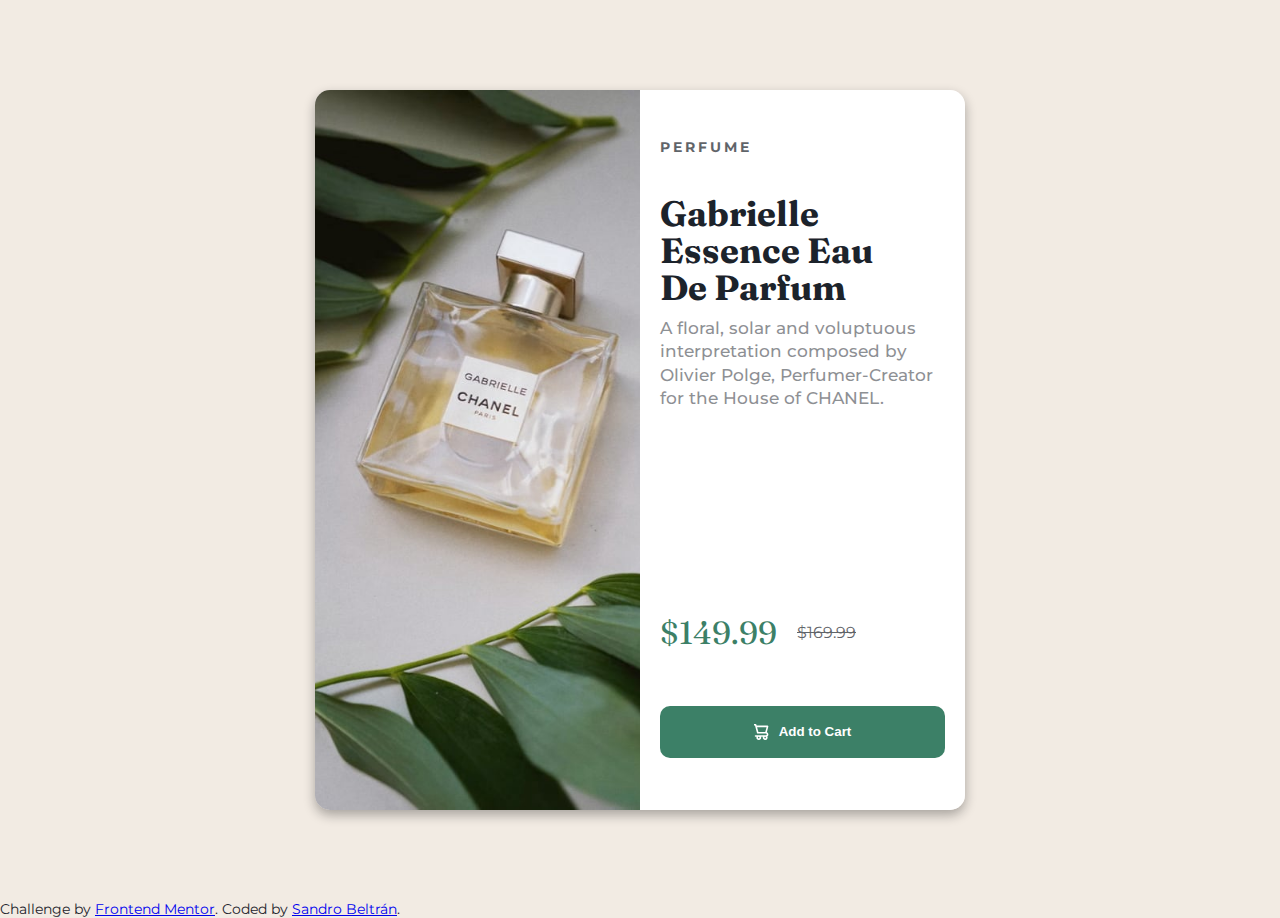
<file: index.html>
<!DOCTYPE html>
<html lang="en">
<head>
  <meta charset="UTF-8">
  <meta name="viewport" content="width=device-width, initial-scale=1.0"> <!-- displays site properly based on user's device -->
  <title>Frontend Mentor | Product preview card component | Sandro Beltrán</title>
  <link rel="icon" type="image/png" sizes="32x32" href="./src/img/favicon-32x32.png">
  <link rel="stylesheet" href="./src/styles/main.css">
</head>
<body>

  <section class="main-section">
    <div class="product-container">
      <div class="product-image"></div>
      <div class="product-info">
        <div class="header">PERFUME</div>
        <div class="main">
          <h4>Gabrielle Essence Eau De Parfum</h4>
          <p>A floral, solar and voluptuous interpretation composed by Olivier Polge, 
            Perfumer-Creator for the House of CHANEL.</p>
        </div>
        <div class="prices">
          <p>$149.99</p>
          <span>$169.99</span>
        </div>
        <div class="add-to-cart-button">
          <button> <img src="./src/img/icon-cart.svg" /> Add to Cart</button>
        </div>
      </div>
    </div>
  </section>
  
  <div class="attribution">
    Challenge by <a href="https://www.frontendmentor.io?ref=challenge" target="_blank">Frontend Mentor</a>. 
    Coded by <a href="#">Sandro Beltrán</a>.
  </div>
</body>
</html>
</file>
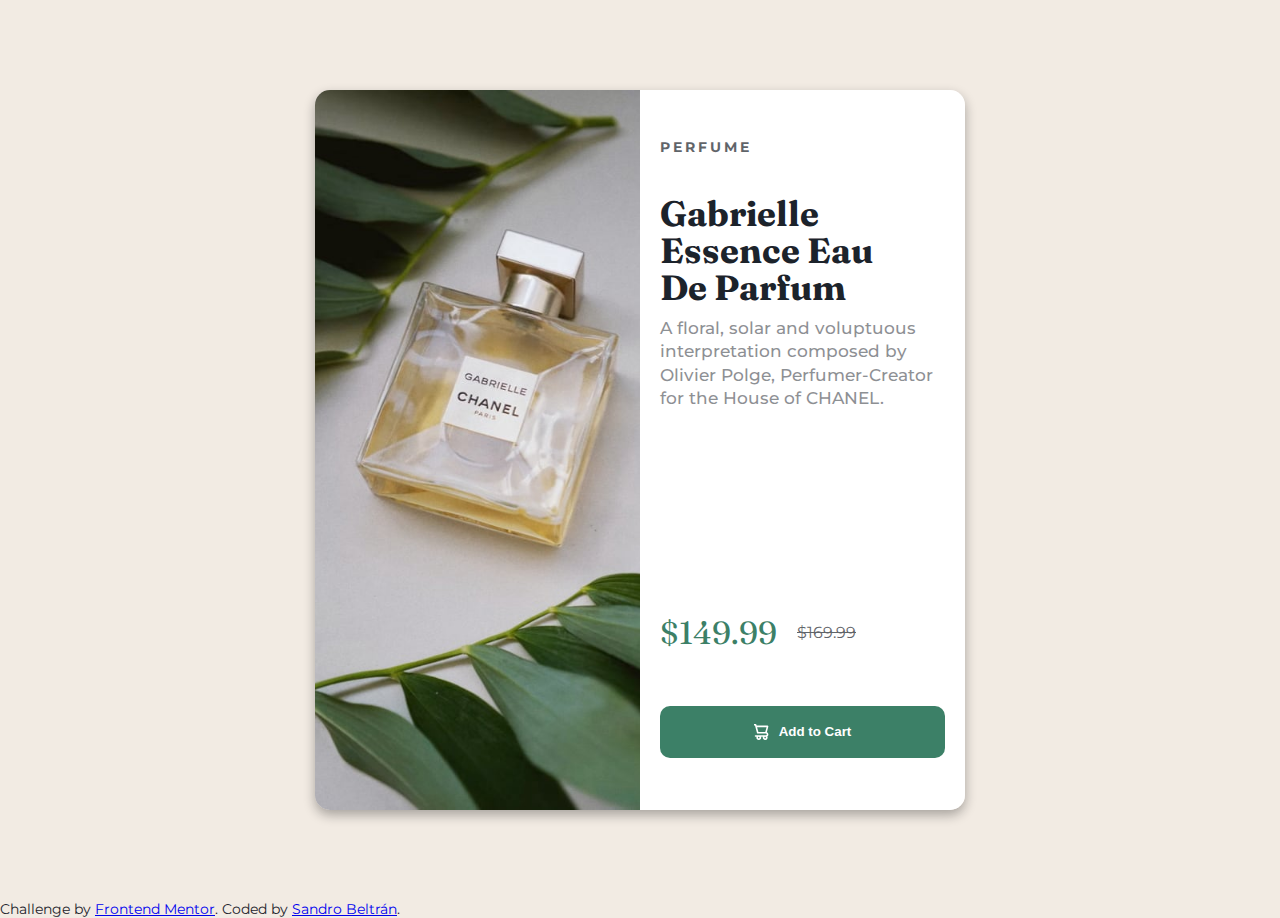
<file: src/index.html>
<!DOCTYPE html>
<html lang="en">
<head>
  <meta charset="UTF-8">
  <meta name="viewport" content="width=device-width, initial-scale=1.0"> <!-- displays site properly based on user's device -->
  <title>Frontend Mentor | Product preview card component | Sandro Beltrán</title>
  <link rel="icon" type="image/png" sizes="32x32" href="./img/favicon-32x32.png">
  <link rel="stylesheet" href="./styles/main.css">
</head>
<body>

  <section class="main-section">
    <div class="product-container">
      <div class="product-image"></div>
      <div class="product-info">
        <div class="header">PERFUME</div>
        <div class="main">
          <h4>Gabrielle Essence Eau De Parfum</h4>
          <p>A floral, solar and voluptuous interpretation composed by Olivier Polge, 
            Perfumer-Creator for the House of CHANEL.</p>
        </div>
        <div class="prices">
          <p>$149.99</p>
          <span>$169.99</span>
        </div>
        <div class="add-to-cart-button">
          <button> <img src="./img/icon-cart.svg" /> Add to Cart</button>
        </div>
      </div>
    </div>
  </section>
  
  <div class="attribution">
    Challenge by <a href="https://www.frontendmentor.io?ref=challenge" target="_blank">Frontend Mentor</a>. 
    Coded by <a href="#">Sandro Beltrán</a>.
  </div>
</body>
</html>
</file>
<file: src/styles/main.css>
@import url('https://fonts.googleapis.com/css2?family=Fraunces:opsz,wght@9..144,700&family=Montserrat:wght@500;700&display=swap');

:root{
    --dark-cyan: hsl(158, 36%, 37%);
    --cream: hsl(30, 38%, 92%);
    --darkest-blue: hsl(212, 21%, 14%);
    --darkest-green: hsl(156, 42%, 18%);
    --dark-grayish-blue: hsl(228, 12%, 48%);
    --white: hsl(0, 0%, 100%);
}

/* 
    - Mobile: 375px
    - Desktop: 1440px
 */

*{
    padding: 0;
    margin: 0;
    box-sizing: border-box;
}
body{
    height: 100vh;
    font-size: 14px;
    font-family: "Montserrat", sans-serif;
    color: var(--darkest-blue);
    background-color: var(--cream);
}
body .main-section{
    width: 100%;
    height: 100%;
    display: flex;
    justify-content: center;
    align-items: center;
}
body .main-section .product-container{
    width: 90%;
    max-width: 650px;
    height: 80%;
    border-radius: 15px;
    overflow: hidden;
    display: flex;
    box-shadow: 0 5px 12px #12121255;
}
body .main-section .product-container .product-image{
    width: 50%;
    height: 100%;
    background-image: url("../img/image-product-desktop.jpg");
    background-position: center;
    background-repeat: no-repeat;
    background-size: cover;
}
body .main-section .product-container .product-info{
    width: 50%;
    height: 100%;
    background-color: var(--white);
    display: flex;
    flex-direction: column;
    padding: 20px;
    justify-content: space-around;
}
body .main-section .product-container .product-info .header{
    width: 100%;
    height: 10%;
    display: flex;
    align-items: center;
    letter-spacing: 3px;
    opacity: .7;
    font-weight: 700;
}
body .main-section .product-container .product-info .main{
    width: 100%;
    height: 55%;
    display: flex;
    flex-direction: column;
    align-items: flex-start;
    justify-content: flex-start;
    padding-top: 10px;
    gap: 10px;
}
body .main-section .product-container .product-info .main h4{
    width: 90%;
    font-size: 2.2rem;
    font-family: "Fraunces", serif;
    line-height: 105%;
}
body .main-section .product-container .product-info .main p{
    font-size: 1.05rem;
    font-weight: 500;
    opacity: .5;
    line-height: 140%;
}
body .main-section .product-container .product-info .prices{
    width: 100%;
    height: 20%;
    display: flex;
    align-items: center;
    gap: 20px;
    justify-content: flex-start;
}
body .main-section .product-container .product-info .prices p{
    font-size: 2rem;
    font-family: "Fraunces", serif;
    color: var(--dark-cyan);
}
body .main-section .product-container .product-info .prices span{
    font-size: 1rem;
    text-decoration: line-through;
    opacity: .7;
}
body .main-section .product-container .product-info .add-to-cart-button{
    width: 100%;
    height: 12%;
    display: flex;
}
body .main-section .product-container .product-info .add-to-cart-button button{
    width: 100%;
    background-color: var(--dark-cyan);
    border: none;
    border-radius: 10px;
    color: var(--white);
    font-weight: 700;
    display: flex;
    align-items: center;
    justify-content: center;
    gap: 10px;
    cursor: pointer;
    padding: 18px 15px;
    height: fit-content;
    transition: background-color .2s;
}
body .main-section .product-container .product-info .add-to-cart-button button:hover{
    background-color: var(--darkest-green);
}

@media screen and (max-width: 620px) {
    body .main-section .product-container .product-info .header{
        height: 5%;
        font-size: .7rem;
    }
    body .main-section .product-container .product-info .main h4{
        font-size: 1.8rem;
    }
    body .main-section .product-container .product-info .main p{
        font-size: 1rem;
    }
    body .main-section .product-container .product-info .prices p{
        font-size: 1.8rem;
    }
    body .main-section .product-container .product-info .prices span{
        font-size: 1rem;
    }
    body .main-section .product-container .product-info .add-to-cart-button{
        height: 12%;
    }

}

@media screen and (max-width: 375px) {
    body .main-section .product-container{
        height: 95%;
        flex-direction: column;
    }
    body .main-section .product-container .product-image{
        width: 100%;
        height: 40%;
    }
    body .main-section .product-container .product-info{
        width: 100%;
        height: 60%;
    }
    body .main-section .product-container .product-info .header{
        height: 5%;
        font-size: .7rem;
    }
    body .main-section .product-container .product-info .main h4{
        font-size: 1.6rem;
    }
    body .main-section .product-container .product-info .main p{
        font-size: .9rem;
    }
    body .main-section .product-container .product-info .prices p{
        font-size: 1.6rem;
    }
    body .main-section .product-container .product-info .prices span{
        font-size: .9rem;
    }
    body .main-section .product-container .product-info .add-to-cart-button{
        height: 17%;
    }

}
</file>
